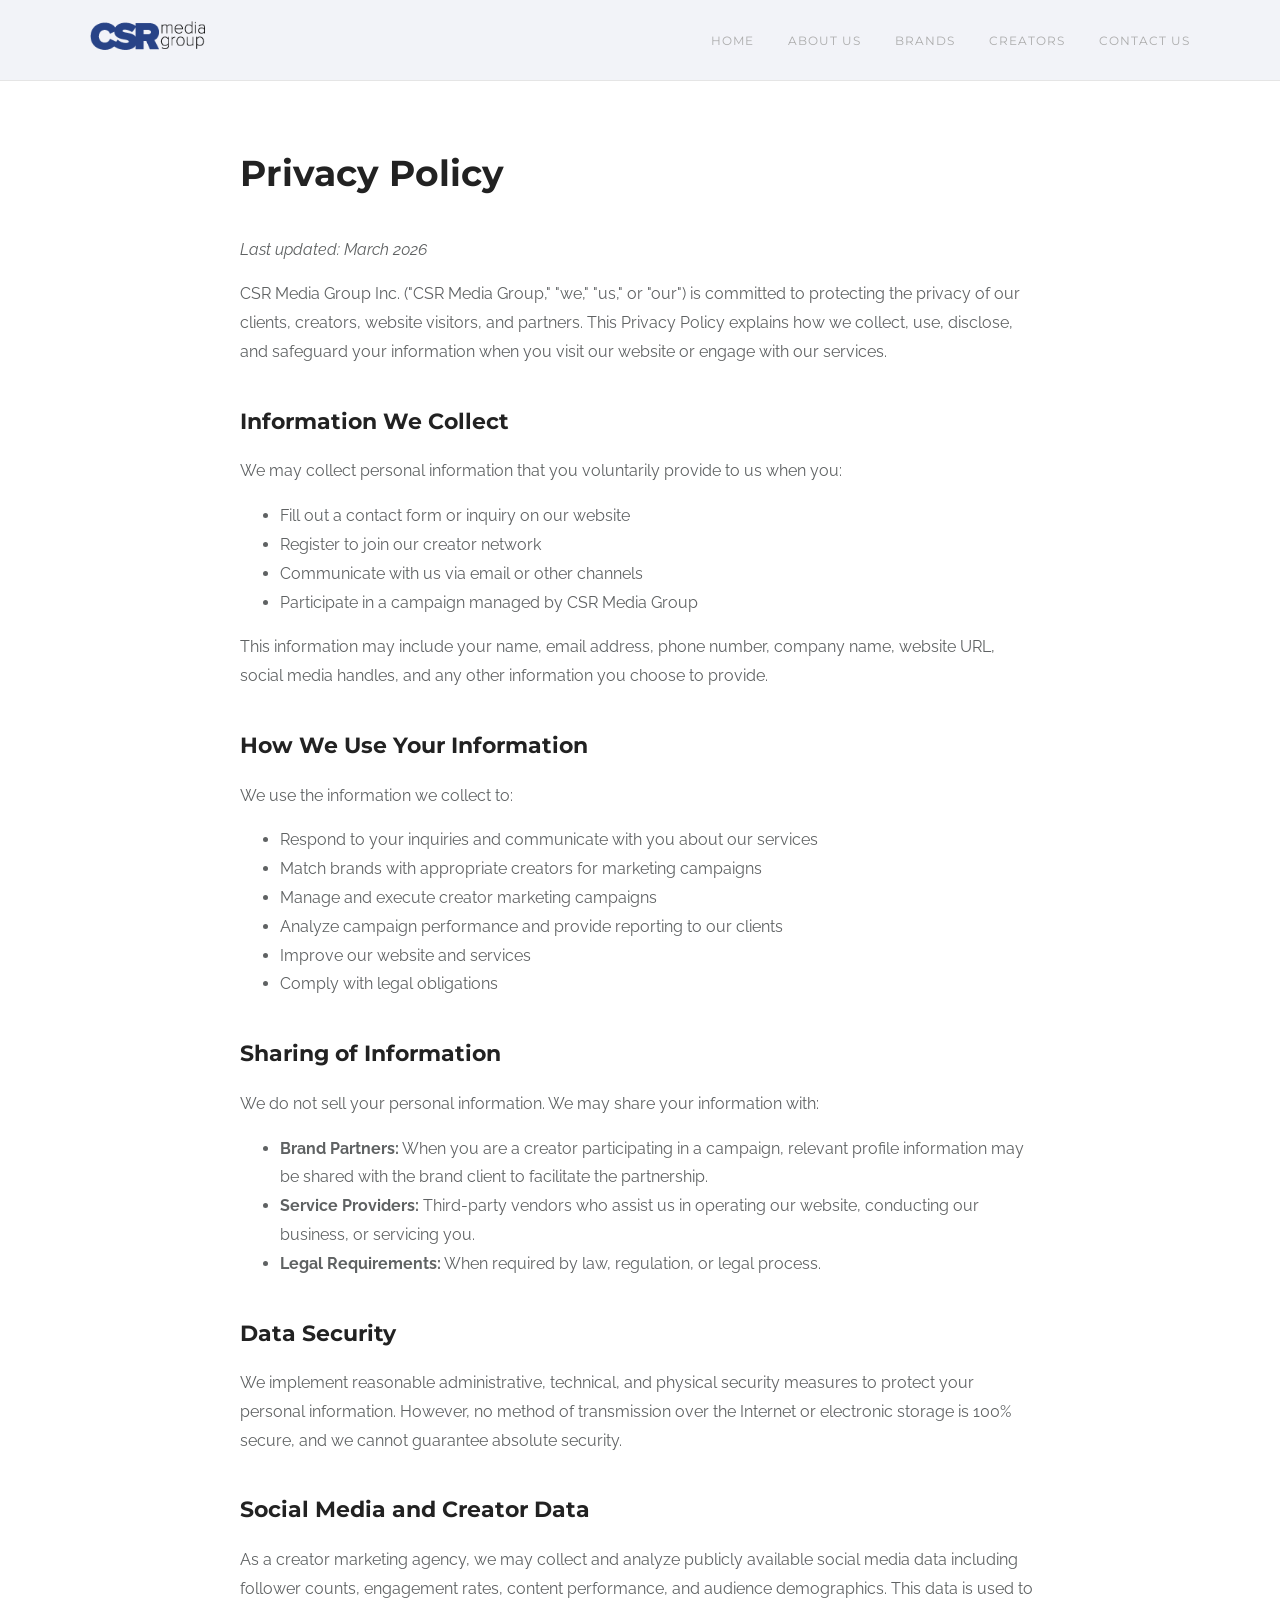
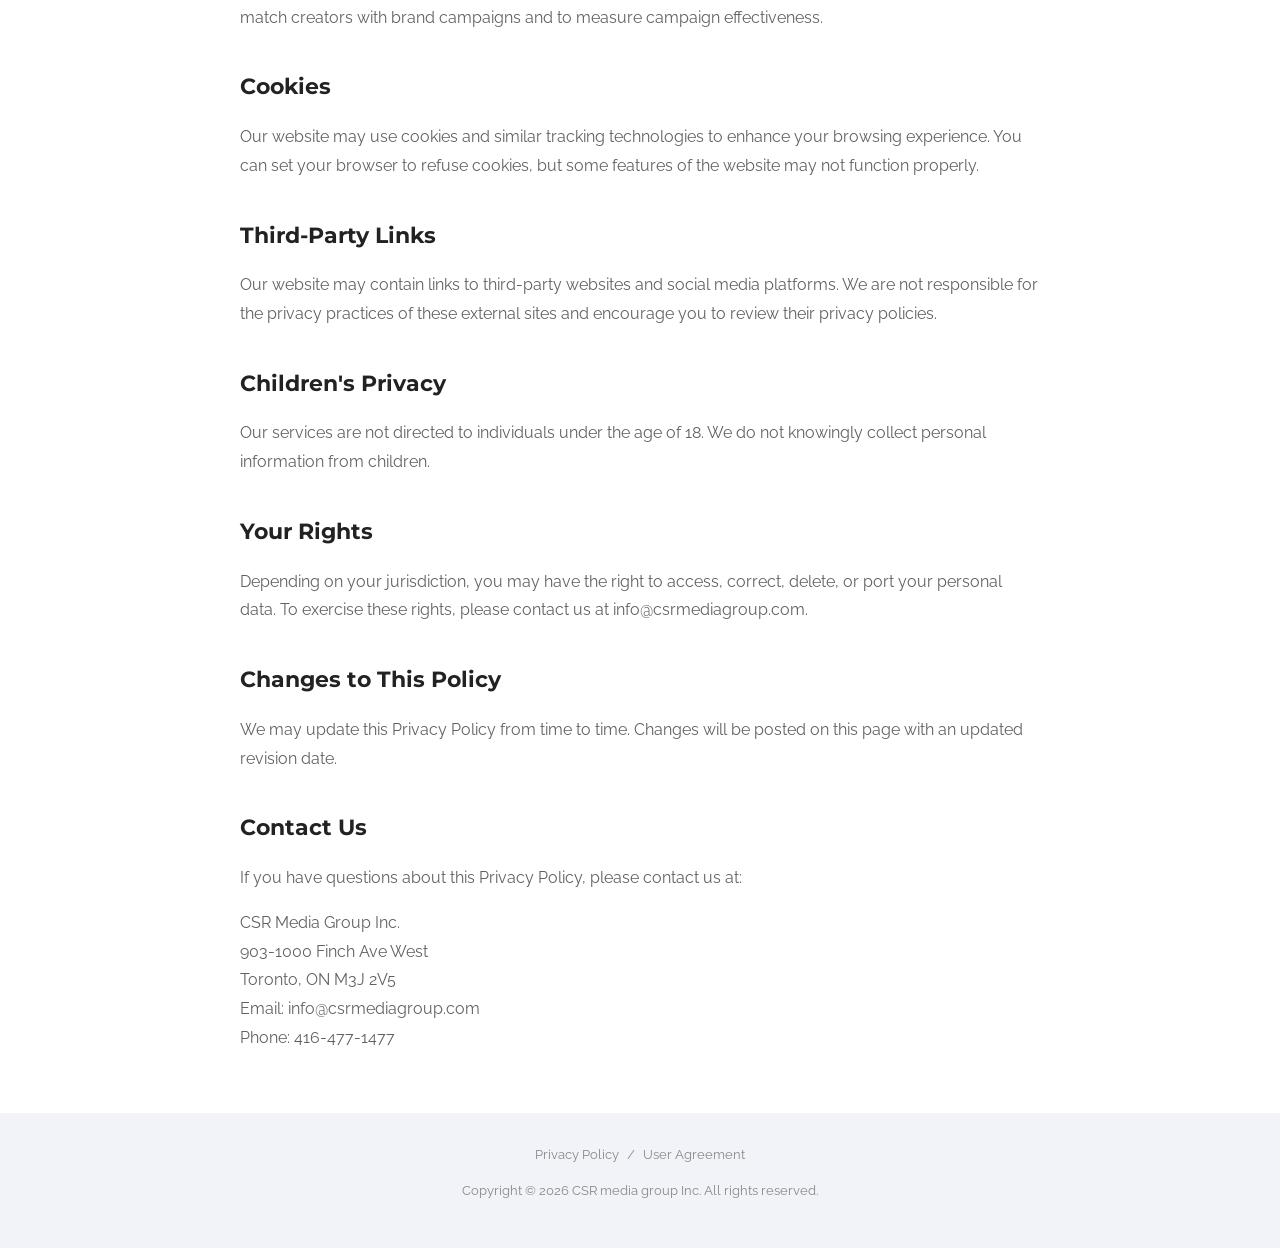
<file: policy/index.html>
<!DOCTYPE html>
<html lang="en">
<head>
<meta charset="utf-8">
<meta name="viewport" content="width=device-width, initial-scale=1">
<title>Privacy Policy - CSR Media Group</title>
<link href="https://fonts.googleapis.com/css?family=Montserrat:700,400|Raleway:400,600|Source+Sans+Pro:400&subset=latin" rel="stylesheet">
<style>
body { font-family: 'Raleway', sans-serif; color: #5f6263; line-height: 1.8; margin: 0; padding: 0; }
h1, h2, h3 { font-family: 'Montserrat', sans-serif; color: #222; }
h1 { font-size: 36px; font-weight: 700; margin-bottom: 30px; }
h2 { font-size: 22px; font-weight: 700; margin-top: 35px; margin-bottom: 15px; }
a { color: #1260ae; text-decoration: none; }
a:hover { text-decoration: underline; }
.header { background: #f2f3f8; padding: 15px 0; border-bottom: 1px solid #e5e5e5; }
.header-inner { max-width: 1100px; margin: 0 auto; padding: 0 30px; display: flex; justify-content: space-between; align-items: center; }
.header nav a { font-family: 'Montserrat', sans-serif; font-size: 12px; text-transform: uppercase; letter-spacing: 1px; color: #acacac; margin-left: 30px; }
.header nav a:hover { color: #1260ae; text-decoration: none; }
.content { max-width: 800px; margin: 60px auto; padding: 0 30px; }
.footer { background: #f2f3f8; padding: 30px; text-align: center; font-size: 13px; color: #888; margin-top: 60px; }
.footer a { color: #888; margin: 0 5px; }
p { margin-bottom: 15px; }
</style>
</head>
<body>
<div class="header">
<div class="header-inner">
<a href="/"><img src="/images/logo.png" alt="CSR Media Group" style="height: 40px;"></a>
<nav>
<a href="/">Home</a>
<a href="/about/">About Us</a>
<a href="/brands/">Brands</a>
<a href="/creators/">Creators</a>
<a href="/contact/">Contact Us</a>
</nav>
</div>
</div>
<div class="content">
<h1>Privacy Policy</h1>
<p><em>Last updated: March 2026</em></p>

<p>CSR Media Group Inc. ("CSR Media Group," "we," "us," or "our") is committed to protecting the privacy of our clients, creators, website visitors, and partners. This Privacy Policy explains how we collect, use, disclose, and safeguard your information when you visit our website or engage with our services.</p>

<h2>Information We Collect</h2>
<p>We may collect personal information that you voluntarily provide to us when you:</p>
<ul>
<li>Fill out a contact form or inquiry on our website</li>
<li>Register to join our creator network</li>
<li>Communicate with us via email or other channels</li>
<li>Participate in a campaign managed by CSR Media Group</li>
</ul>
<p>This information may include your name, email address, phone number, company name, website URL, social media handles, and any other information you choose to provide.</p>

<h2>How We Use Your Information</h2>
<p>We use the information we collect to:</p>
<ul>
<li>Respond to your inquiries and communicate with you about our services</li>
<li>Match brands with appropriate creators for marketing campaigns</li>
<li>Manage and execute creator marketing campaigns</li>
<li>Analyze campaign performance and provide reporting to our clients</li>
<li>Improve our website and services</li>
<li>Comply with legal obligations</li>
</ul>

<h2>Sharing of Information</h2>
<p>We do not sell your personal information. We may share your information with:</p>
<ul>
<li><strong>Brand Partners:</strong> When you are a creator participating in a campaign, relevant profile information may be shared with the brand client to facilitate the partnership.</li>
<li><strong>Service Providers:</strong> Third-party vendors who assist us in operating our website, conducting our business, or servicing you.</li>
<li><strong>Legal Requirements:</strong> When required by law, regulation, or legal process.</li>
</ul>

<h2>Data Security</h2>
<p>We implement reasonable administrative, technical, and physical security measures to protect your personal information. However, no method of transmission over the Internet or electronic storage is 100% secure, and we cannot guarantee absolute security.</p>

<h2>Social Media and Creator Data</h2>
<p>As a creator marketing agency, we may collect and analyze publicly available social media data including follower counts, engagement rates, content performance, and audience demographics. This data is used to match creators with brand campaigns and to measure campaign effectiveness.</p>

<h2>Cookies</h2>
<p>Our website may use cookies and similar tracking technologies to enhance your browsing experience. You can set your browser to refuse cookies, but some features of the website may not function properly.</p>

<h2>Third-Party Links</h2>
<p>Our website may contain links to third-party websites and social media platforms. We are not responsible for the privacy practices of these external sites and encourage you to review their privacy policies.</p>

<h2>Children's Privacy</h2>
<p>Our services are not directed to individuals under the age of 18. We do not knowingly collect personal information from children.</p>

<h2>Your Rights</h2>
<p>Depending on your jurisdiction, you may have the right to access, correct, delete, or port your personal data. To exercise these rights, please contact us at info@csrmediagroup.com.</p>

<h2>Changes to This Policy</h2>
<p>We may update this Privacy Policy from time to time. Changes will be posted on this page with an updated revision date.</p>

<h2>Contact Us</h2>
<p>If you have questions about this Privacy Policy, please contact us at:</p>
<p>CSR Media Group Inc.<br>
903-1000 Finch Ave West<br>
Toronto, ON M3J 2V5<br>
Email: info@csrmediagroup.com<br>
Phone: 416-477-1477</p>
</div>
<div class="footer">
<a href="/policy/">Privacy Policy</a> / <a href="/user/">User Agreement</a>
<p class="copy">Copyright © 2026 CSR media group Inc. All rights reserved.</p>
</div>
</body>
</html>
</file>
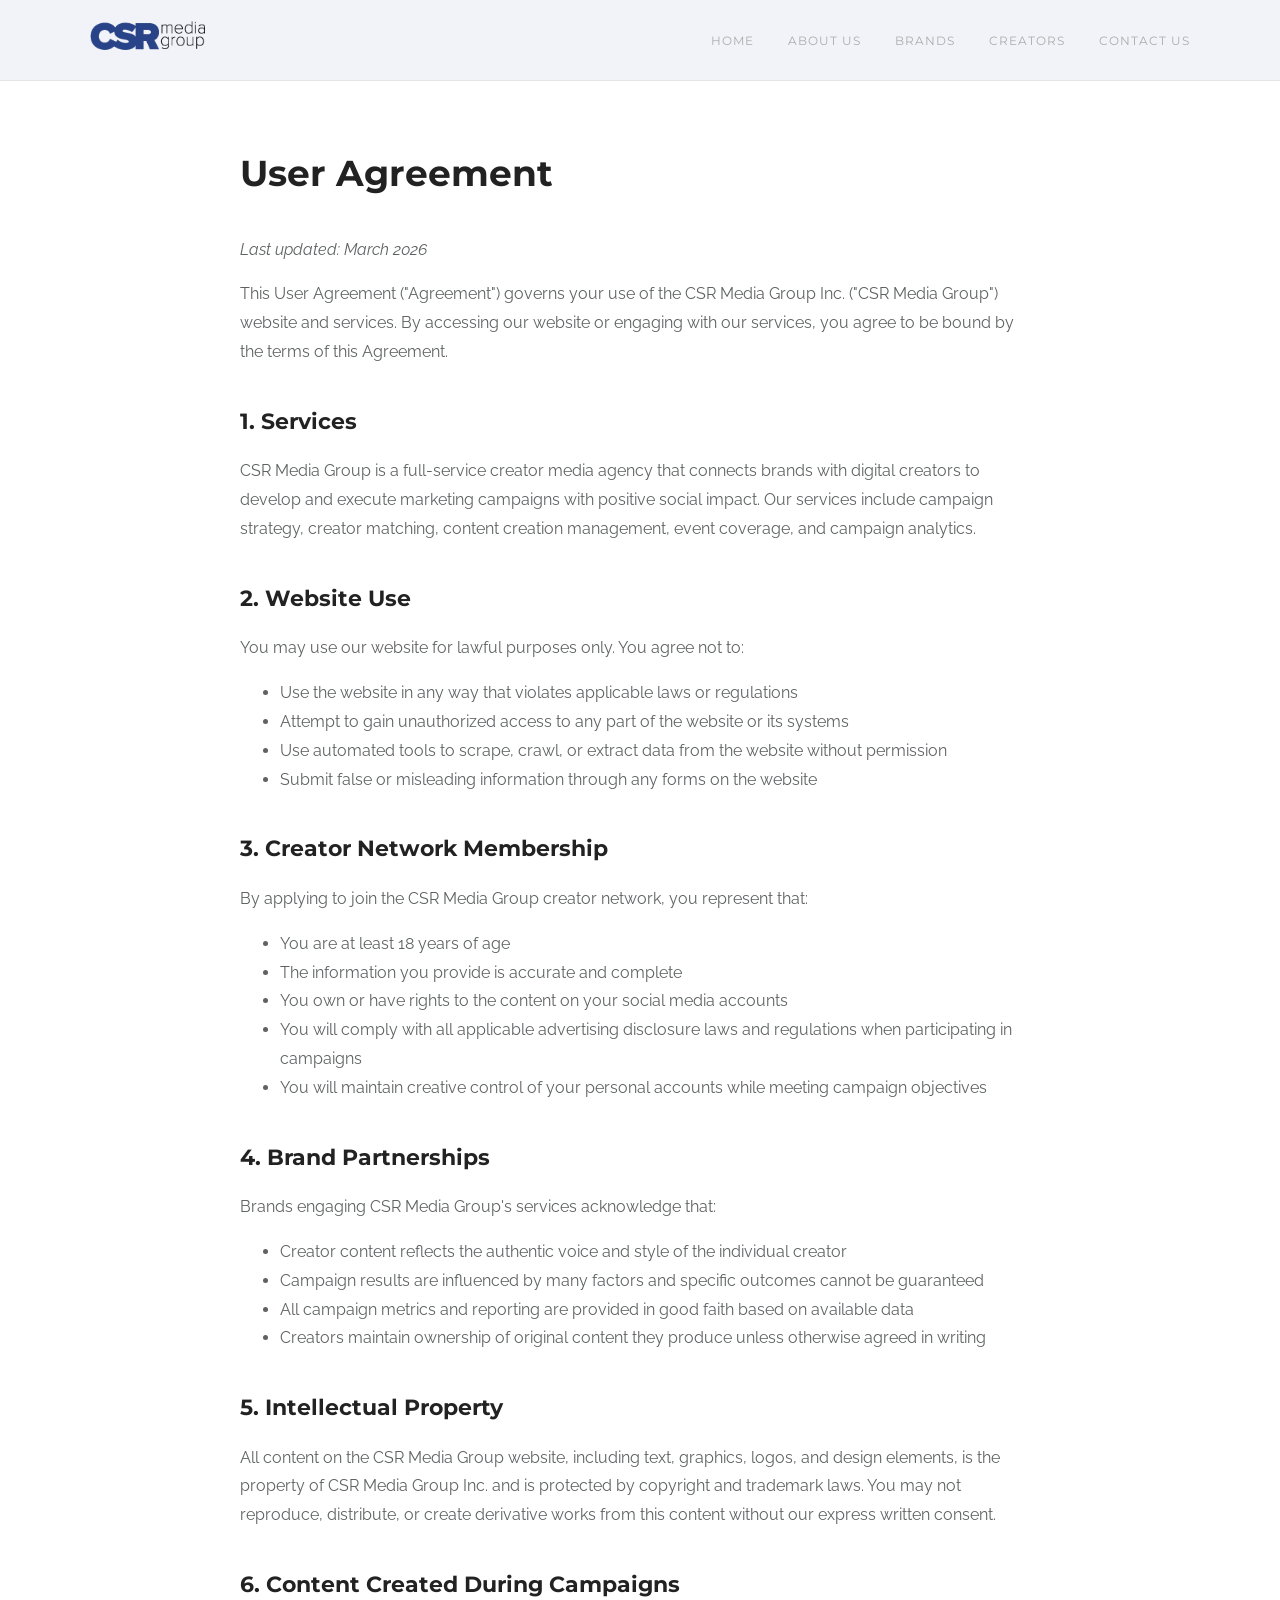
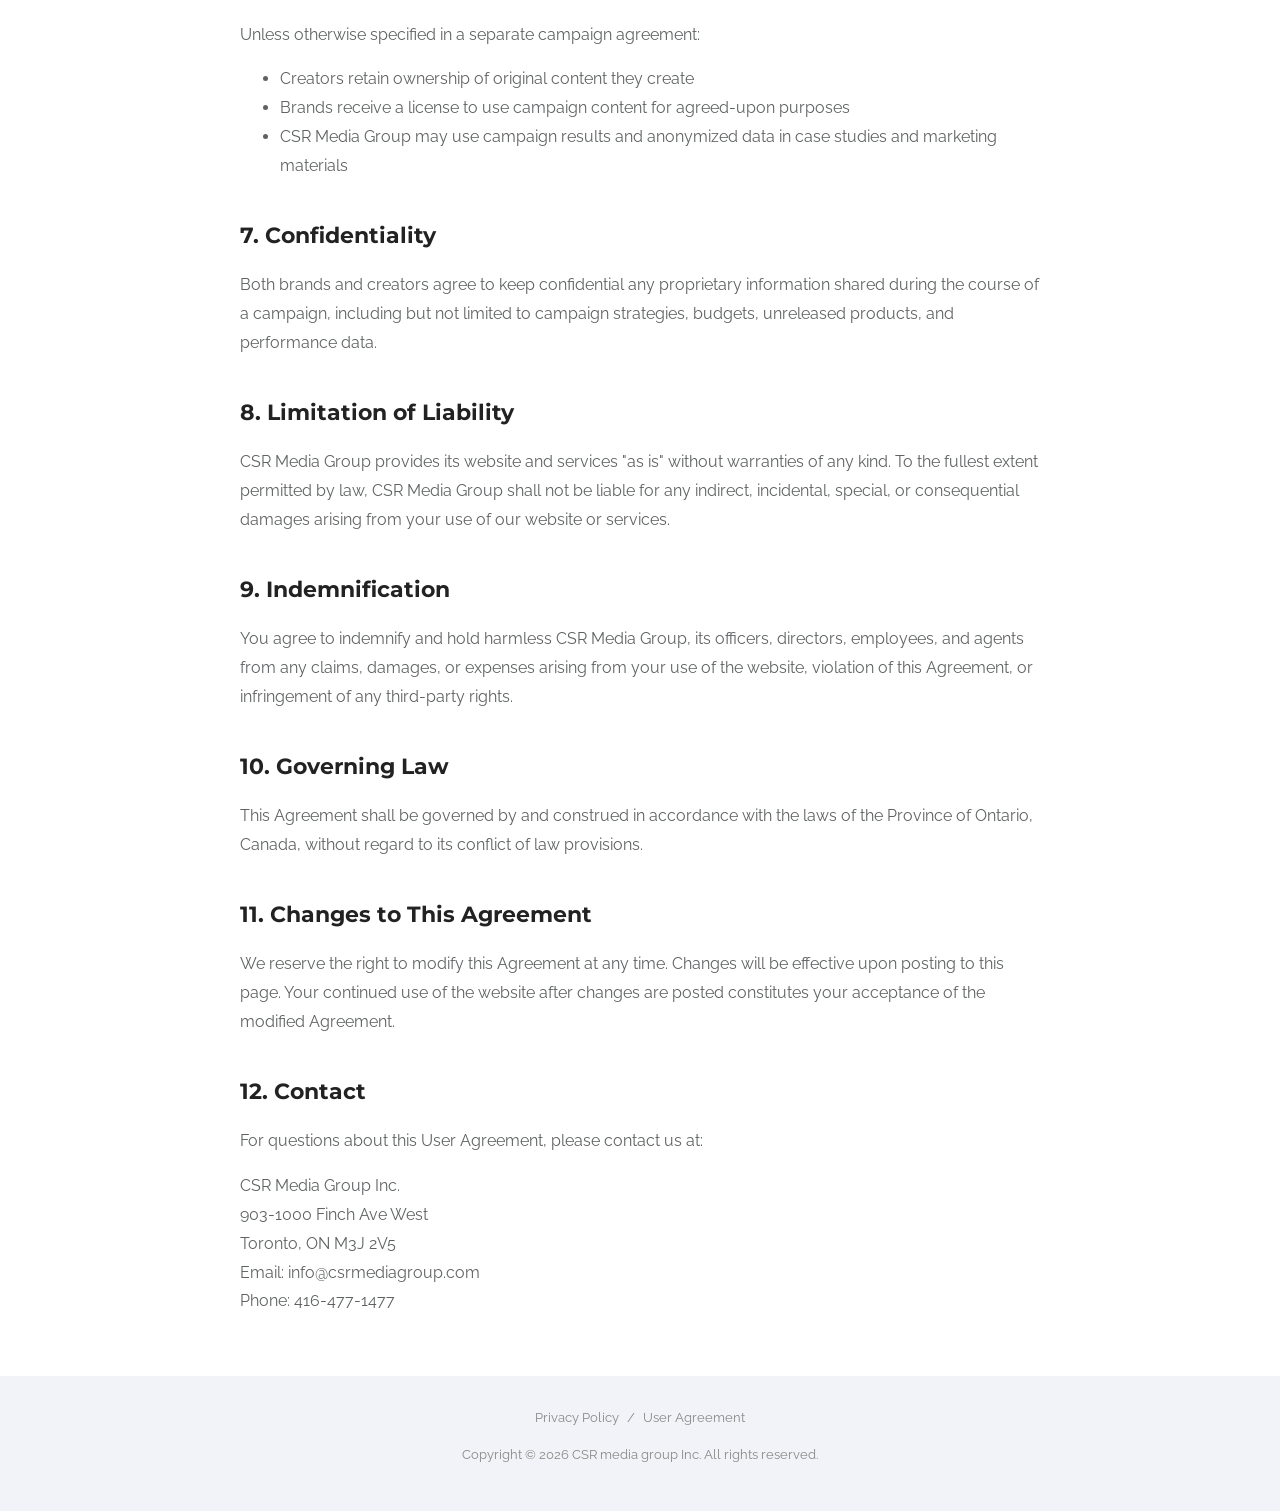
<file: user/index.html>
<!DOCTYPE html>
<html lang="en">
<head>
<meta charset="utf-8">
<meta name="viewport" content="width=device-width, initial-scale=1">
<title>User Agreement - CSR Media Group</title>
<link href="https://fonts.googleapis.com/css?family=Montserrat:700,400|Raleway:400,600|Source+Sans+Pro:400&subset=latin" rel="stylesheet">
<style>
body { font-family: 'Raleway', sans-serif; color: #5f6263; line-height: 1.8; margin: 0; padding: 0; }
h1, h2, h3 { font-family: 'Montserrat', sans-serif; color: #222; }
h1 { font-size: 36px; font-weight: 700; margin-bottom: 30px; }
h2 { font-size: 22px; font-weight: 700; margin-top: 35px; margin-bottom: 15px; }
a { color: #1260ae; text-decoration: none; }
a:hover { text-decoration: underline; }
.header { background: #f2f3f8; padding: 15px 0; border-bottom: 1px solid #e5e5e5; }
.header-inner { max-width: 1100px; margin: 0 auto; padding: 0 30px; display: flex; justify-content: space-between; align-items: center; }
.header nav a { font-family: 'Montserrat', sans-serif; font-size: 12px; text-transform: uppercase; letter-spacing: 1px; color: #acacac; margin-left: 30px; }
.header nav a:hover { color: #1260ae; text-decoration: none; }
.content { max-width: 800px; margin: 60px auto; padding: 0 30px; }
.footer { background: #f2f3f8; padding: 30px; text-align: center; font-size: 13px; color: #888; margin-top: 60px; }
.footer a { color: #888; margin: 0 5px; }
p { margin-bottom: 15px; }
</style>
</head>
<body>
<div class="header">
<div class="header-inner">
<a href="/"><img src="/images/logo.png" alt="CSR Media Group" style="height: 40px;"></a>
<nav>
<a href="/">Home</a>
<a href="/about/">About Us</a>
<a href="/brands/">Brands</a>
<a href="/creators/">Creators</a>
<a href="/contact/">Contact Us</a>
</nav>
</div>
</div>
<div class="content">
<h1>User Agreement</h1>
<p><em>Last updated: March 2026</em></p>

<p>This User Agreement ("Agreement") governs your use of the CSR Media Group Inc. ("CSR Media Group") website and services. By accessing our website or engaging with our services, you agree to be bound by the terms of this Agreement.</p>

<h2>1. Services</h2>
<p>CSR Media Group is a full-service creator media agency that connects brands with digital creators to develop and execute marketing campaigns with positive social impact. Our services include campaign strategy, creator matching, content creation management, event coverage, and campaign analytics.</p>

<h2>2. Website Use</h2>
<p>You may use our website for lawful purposes only. You agree not to:</p>
<ul>
<li>Use the website in any way that violates applicable laws or regulations</li>
<li>Attempt to gain unauthorized access to any part of the website or its systems</li>
<li>Use automated tools to scrape, crawl, or extract data from the website without permission</li>
<li>Submit false or misleading information through any forms on the website</li>
</ul>

<h2>3. Creator Network Membership</h2>
<p>By applying to join the CSR Media Group creator network, you represent that:</p>
<ul>
<li>You are at least 18 years of age</li>
<li>The information you provide is accurate and complete</li>
<li>You own or have rights to the content on your social media accounts</li>
<li>You will comply with all applicable advertising disclosure laws and regulations when participating in campaigns</li>
<li>You will maintain creative control of your personal accounts while meeting campaign objectives</li>
</ul>

<h2>4. Brand Partnerships</h2>
<p>Brands engaging CSR Media Group's services acknowledge that:</p>
<ul>
<li>Creator content reflects the authentic voice and style of the individual creator</li>
<li>Campaign results are influenced by many factors and specific outcomes cannot be guaranteed</li>
<li>All campaign metrics and reporting are provided in good faith based on available data</li>
<li>Creators maintain ownership of original content they produce unless otherwise agreed in writing</li>
</ul>

<h2>5. Intellectual Property</h2>
<p>All content on the CSR Media Group website, including text, graphics, logos, and design elements, is the property of CSR Media Group Inc. and is protected by copyright and trademark laws. You may not reproduce, distribute, or create derivative works from this content without our express written consent.</p>

<h2>6. Content Created During Campaigns</h2>
<p>Unless otherwise specified in a separate campaign agreement:</p>
<ul>
<li>Creators retain ownership of original content they create</li>
<li>Brands receive a license to use campaign content for agreed-upon purposes</li>
<li>CSR Media Group may use campaign results and anonymized data in case studies and marketing materials</li>
</ul>

<h2>7. Confidentiality</h2>
<p>Both brands and creators agree to keep confidential any proprietary information shared during the course of a campaign, including but not limited to campaign strategies, budgets, unreleased products, and performance data.</p>

<h2>8. Limitation of Liability</h2>
<p>CSR Media Group provides its website and services "as is" without warranties of any kind. To the fullest extent permitted by law, CSR Media Group shall not be liable for any indirect, incidental, special, or consequential damages arising from your use of our website or services.</p>

<h2>9. Indemnification</h2>
<p>You agree to indemnify and hold harmless CSR Media Group, its officers, directors, employees, and agents from any claims, damages, or expenses arising from your use of the website, violation of this Agreement, or infringement of any third-party rights.</p>

<h2>10. Governing Law</h2>
<p>This Agreement shall be governed by and construed in accordance with the laws of the Province of Ontario, Canada, without regard to its conflict of law provisions.</p>

<h2>11. Changes to This Agreement</h2>
<p>We reserve the right to modify this Agreement at any time. Changes will be effective upon posting to this page. Your continued use of the website after changes are posted constitutes your acceptance of the modified Agreement.</p>

<h2>12. Contact</h2>
<p>For questions about this User Agreement, please contact us at:</p>
<p>CSR Media Group Inc.<br>
903-1000 Finch Ave West<br>
Toronto, ON M3J 2V5<br>
Email: info@csrmediagroup.com<br>
Phone: 416-477-1477</p>
</div>
<div class="footer">
<a href="/policy/">Privacy Policy</a> / <a href="/user/">User Agreement</a>
<p class="copy">Copyright © 2026 CSR media group Inc. All rights reserved.</p>
</div>
</body>
</html>
</file>
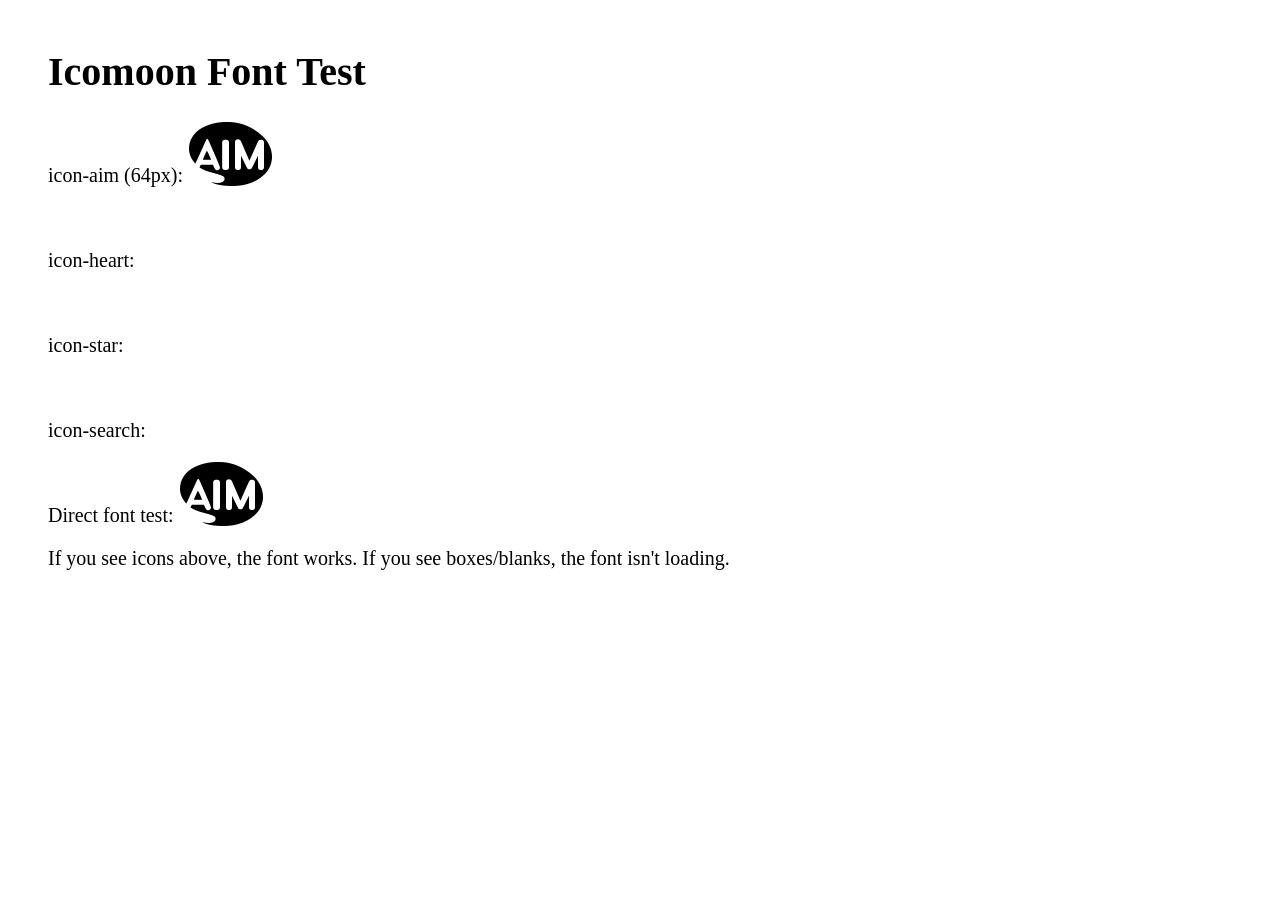
<file: test-icons.html>
<html>
<head>
<style>
@font-face {
  font-family: 'icomoon';
  src: url('/fonts/icomoon.eot?85pf5i');
  src: url('/fonts/icomoon.eot#iefix85pf5i') format('embedded-opentype'),
       url('/fonts/icomoon.woff?85pf5i') format('woff'),
       url('/fonts/icomoon.ttf?85pf5i') format('truetype');
  font-weight: normal;
  font-style: normal;
}
[class^="icon-"]:before, [class*=" icon-"]:before {
  font-family: 'icomoon' !important;
  speak: none;
  font-style: normal;
  font-weight: normal;
  font-variant: normal;
  text-transform: none;
  line-height: 1;
  -webkit-font-smoothing: antialiased;
}
.icon-aim:before { content: "\22"; }
.icon-heart:before { content: "\e024"; }
.icon-star:before { content: "\e025"; }
.icon-search:before { content: "\e036"; }
</style>
</head>
<body style="padding: 40px; font-size: 20px;">
<h1>Icomoon Font Test</h1>
<p>icon-aim (64px): <i class="icon-aim" style="font-size:64px;"></i></p>
<p>icon-heart: <i class="icon-heart" style="font-size:64px;"></i></p>
<p>icon-star: <i class="icon-star" style="font-size:64px;"></i></p>
<p>icon-search: <i class="icon-search" style="font-size:64px;"></i></p>
<p>Direct font test: <span style="font-family: 'icomoon'; font-size: 64px;">&#x22; &#xe024; &#xe025; &#xe036;</span></p>
<p>If you see icons above, the font works. If you see boxes/blanks, the font isn't loading.</p>
</body>
</html>
</file>
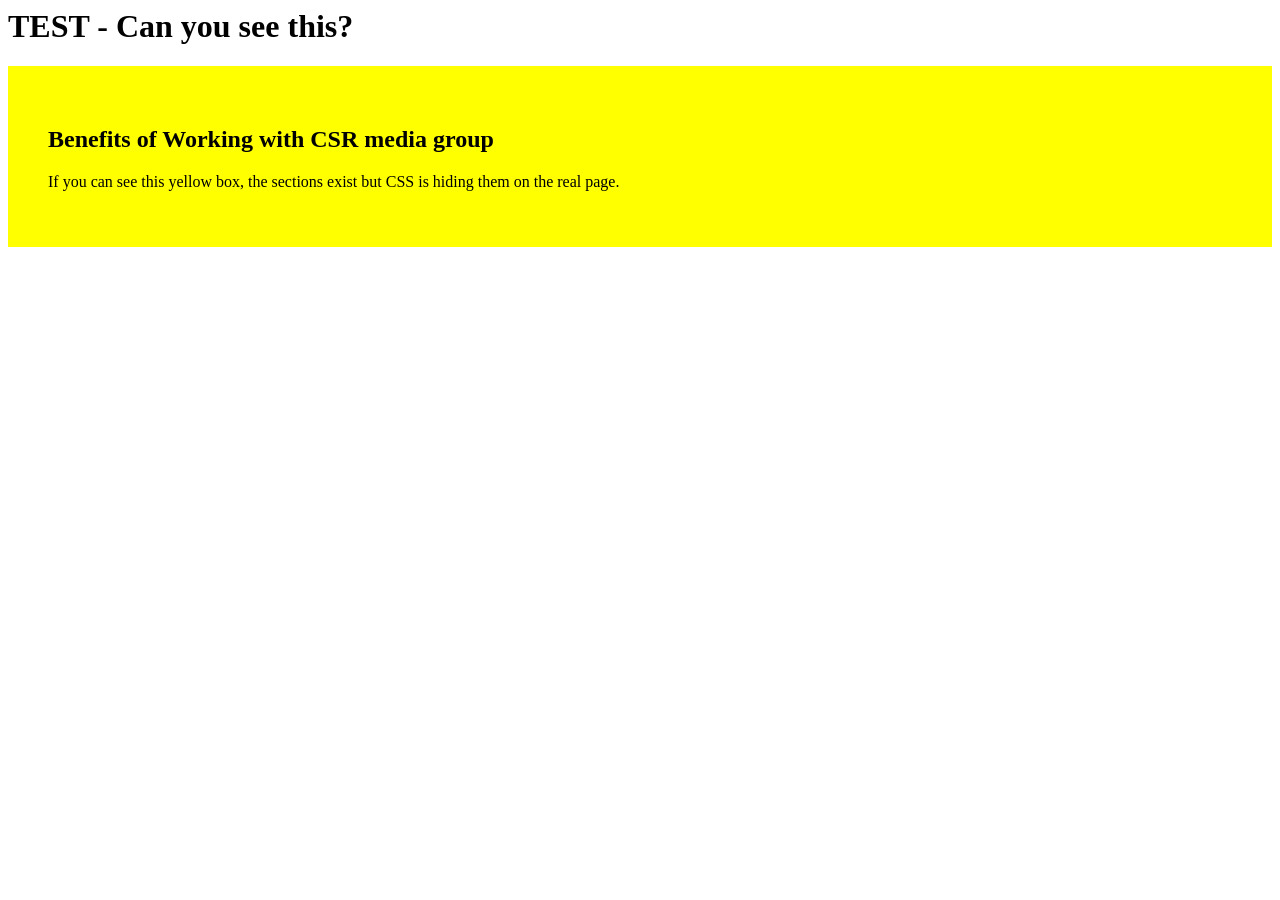
<file: test.html>
<html><body>
<h1>TEST - Can you see this?</h1>
<div id="tab-section" style="background: yellow; padding: 40px;">
<h2>Benefits of Working with CSR media group</h2>
<p>If you can see this yellow box, the sections exist but CSS is hiding them on the real page.</p>
</div>
</body></html>
</file>
